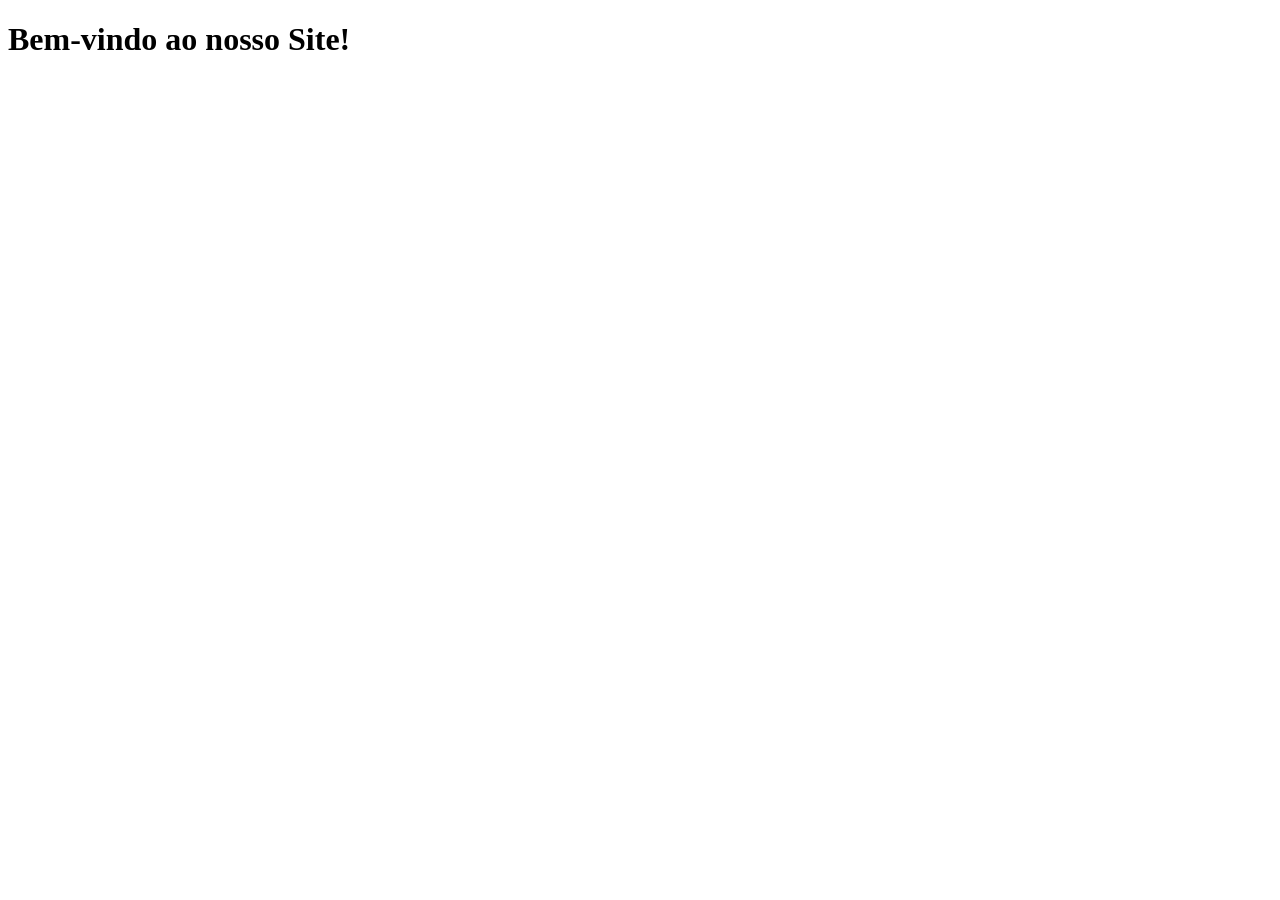
<file: aula01/index.html>
<!DOCTYPE html>
<html lang="pt-br">
<head>
    <meta charset="UTF-8">
    <meta name="viewport" content="width=device-width, initial-scale=1.0">
    <title>Document</title>
</head>
<body>
    <h1>Bem-vindo ao nosso Site!</h1>
    
</body>
</html>
</file>
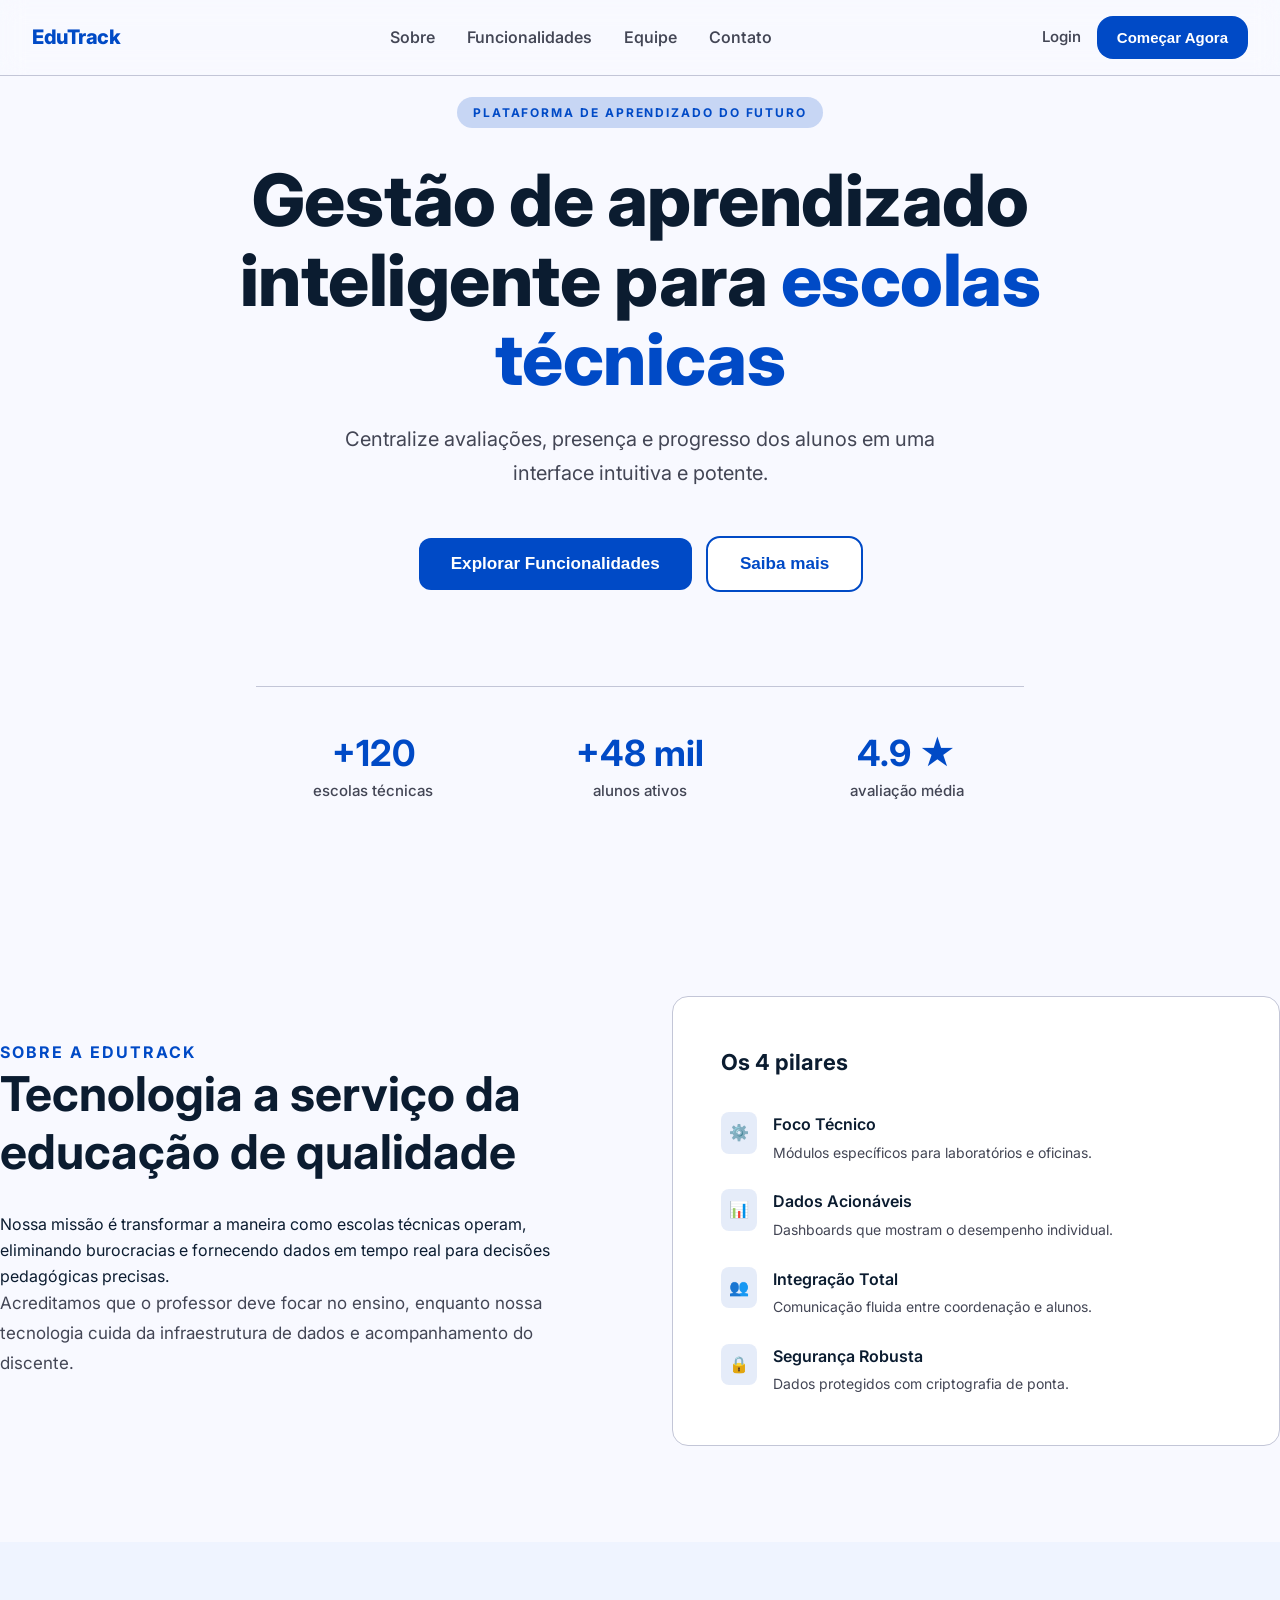
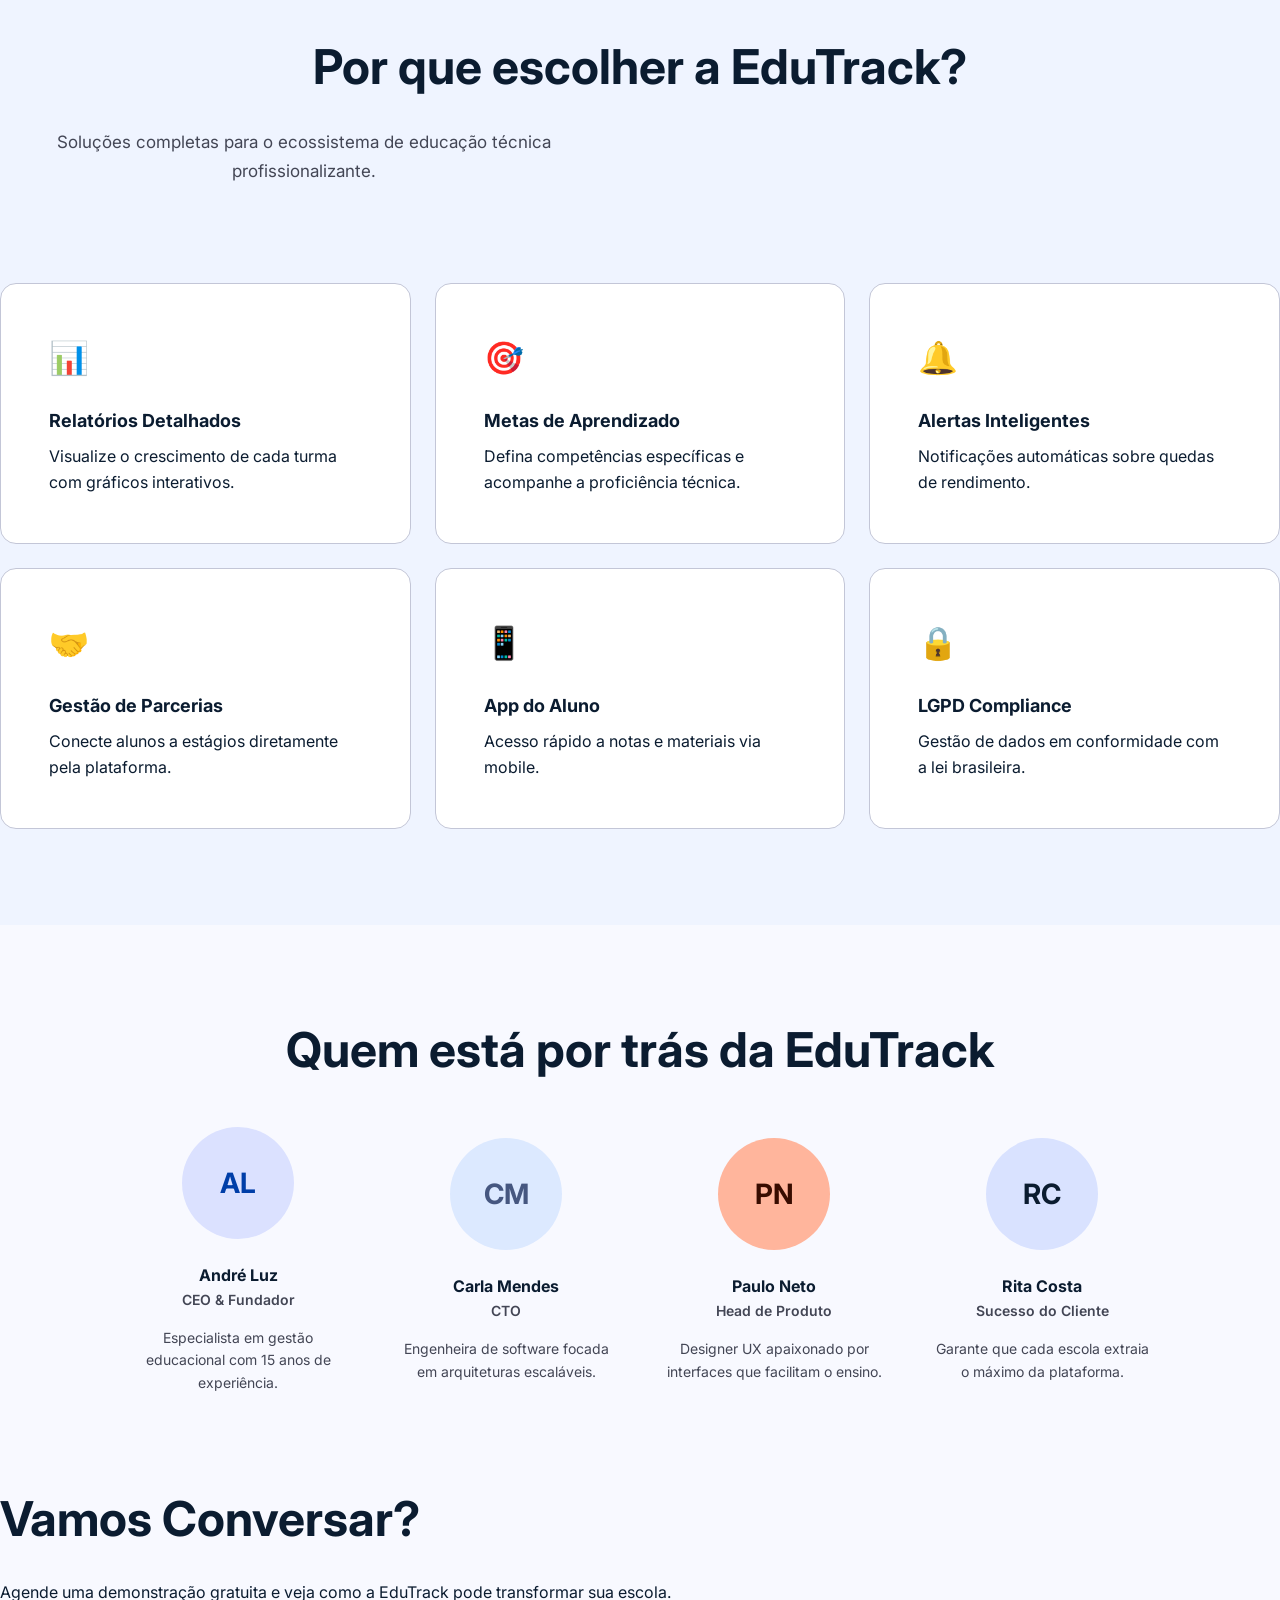
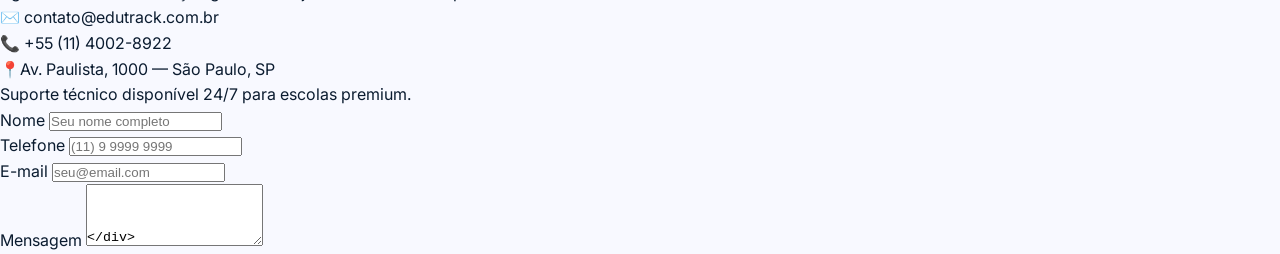
<file: aula04LandingPage/index.html>
<!DOCTYPE html>
<html lang="pt-br">

<head>
    <meta charset="UTF-8">
    <meta name="viewport" content="width=device-width, initial-scale=1.0">
    <link rel="preconnect" href="https://fonts.googleapis.com">
    <link rel="preconnect" href="https://fonts.gstatic.com" crossorigin>
    <link
        href="https://fonts.googleapis.com/css2?family=Inter:ital,opsz,wght@0,14..32,100..900;1,14..32,100..900&display=swap"
        rel="stylesheet">
    <title>Landing Page Edutrack</title>
    <link rel="stylesheet" href="style.css">

</head>

<body>

    <header class="navbar">
        <nav class="navbar-inner">
            <a href="#" class="navbar-logo">EduTrack</a>

            <ul class="navbar-links">
                <li><a href="#sobre">Sobre</a></li>
                <li><a href="#funcionalidades">Funcionalidades</a></li>
                <li><a href="#equipe">Equipe</a></li>
                <li><a href="#contato">Contato</a></li>

            </ul>

            <div class="navbar-botoes">
                <a href="#login" class="navbar-login-link">Login</a>
                <button class="navbar-button">Começar Agora</button>

            </div>


        </nav>

    </header>

    <main>
        <section class="hero">

            <span class="hero-label">Plataforma de aprendizado do futuro</span>

            <h1 class="hero-titulo">Gestão de aprendizado inteligente para <span>escolas técnicas</span> </h1>

            <p class="hero-subtitulo">Centralize avaliações, presença e progresso dos alunos em uma interface intuitiva
                e potente.</p>


            <div class="hero-botoes">
                <button class="btn-funcionalidades">Explorar Funcionalidades</button>

                <button class="btn-saiba-mais">Saiba mais</button>

            </div>

            <div class="hero-estatisticas">

                <div class="hero-estatisticas-item">
                    <span class="dados-numeros">+120</span>
                    <span class="dados-descricao">escolas técnicas</span>
                </div>

                <div class="hero-estatisticas-item">
                    <span class="dados-numeros">+48 mil</span>
                    <span class="dados-descricao">alunos ativos</span>
                </div>

                <div class="hero-estatisticas-item">
                    <span class="dados-numeros">4.9 ★</span>
                    <span class="dados-descricao">avaliação média</span>
                </div>




            </div>

        </section>

        <section class="sobre">

            <div class="container">

                <div class="sobre-texto">
                    <span>Sobre a Edutrack</span>
                    <h2>Tecnologia a serviço da educação de qualidade</h2>

                    <p class="class-sobre-paragrafo">Nossa missão é transformar a maneira como escolas técnicas operam,
                        eliminando burocracias e fornecendo dados em tempo real para decisões pedagógicas precisas.
                    </p>

                    <p class="sobre-paragrafo">Acreditamos que o professor deve focar no ensino, enquanto nossa
                        tecnologia cuida da infraestrutura de dados e acompanhamento do discente.</p>

                </div>

                <!-- Início da Segunda coluna ->coluna dos pilares -->
                <div class="sobre-pilares">

                    <h3 class="sobre-pilares-titulo">Os 4 pilares</h3>


                    <ul class="pilares-lista">
                        <li class="pilar">
                            <div class="pilar-icone">⚙️</div>
                            <div>
                                <strong class="pilar-titulo">Foco Técnico</strong>
                                <span class="pilar-descricao">Módulos específicos para laboratórios e oficinas.</span>
                            </div>
                        </li>

                        <li class="pilar">
                            <div class="pilar-icone">📊</div>
                            <div>
                                <strong class="pilar-titulo">Dados Acionáveis</strong>
                                <span class="pilar-descricao">Dashboards que mostram o desempenho individual.</span>
                            </div>
                        </li>

                        <li class="pilar">
                            <div class="pilar-icone">👥</div>
                            <div>
                                <strong class="pilar-titulo">Integração Total</strong>
                                <span class="pilar-descricao">Comunicação fluida entre coordenação e alunos.</span>
                            </div>
                        </li>

                        <li class="pilar">
                            <div class="pilar-icone">🔒</div>
                            <div>
                                <strong class="pilar-titulo">Segurança Robusta</strong>
                                <span class="pilar-descricao">Dados protegidos com criptografia de ponta.</span>
                            </div>
                        </li>
                    </ul>

        </section>

        <section class="solucoes">
            <div class="container">
                <header class="solucoes-header">
                    <h2>Por que escolher a EduTrack?</h2>
                    <p class="solucoes-descricao">Soluções completas para o ecossistema de educação técnica
                        profissionalizante.</p>
                </header>

                <div class="cards-grid">

                    <div class="card">

                        <div class="card-icone">📊</div>
                        <div class="card-titulo">Relatórios Detalhados</div>
                        <p>Visualize o crescimento de cada turma com gráficos interativos.</p>
                    </div>

                    <div class="card">

                        <div class="card-icone">🎯</div>
                        <div class="card-titulo">Metas de Aprendizado</div>
                        <p>Defina competências específicas e acompanhe a proficiência técnica.</p>
                    </div>

                    <div class="card">

                        <div class="card-icone">🔔</div>
                        <div class="card-titulo">Alertas Inteligentes</div>
                        <p>Notificações automáticas sobre quedas de rendimento.</p>
                    </div>

                    <div class="card">

                        <div class="card-icone">🤝</div>
                        <div class="card-titulo">Gestão de Parcerias</div>
                        <p>Conecte alunos a estágios diretamente pela plataforma.</p>
                    </div>




                    <div class="card">

                        <div class="card-icone">📱</div>
                        <div class="card-titulo">App do Aluno</div>
                        <p>Acesso rápido a notas e materiais via mobile.</p>
                    </div>

                    <div class="card">

                        <div class="card-icone">🔒</div>
                        <div class="card-titulo">LGPD Compliance</div>
                        <p>Gestão de dados em conformidade com a lei brasileira.</p>
                    </div>


                </div>

            </div>




            </div>
            </div>

            </div>
        </section>

        <section class="equipe">

            <div class="container-equipe">
                <h2>Quem está por trás da EduTrack</h2>

                <div class="dados-equipe">

                    <div class="membro-equipe">

                        <div class="avatar" style="background-color: #dbe1ff; color: #003ea8;">AL</div>
                        <h4>André Luz</h4>
                        <span class="membro-cargo">CEO & Fundador</span>
                        <p class="membro-descricao">Especialista em gestão educacional com 15 anos de experiência.</p>
            
                    </div>
                

                 

                    <div class="membro-equipe">

                        <div class="avatar" style="background-color: #dce9ff; color: #465780;">CM</div>
                        <h4>Carla Mendes</h4>
                        <span class="membro-cargo">CTO</span>
                        <p class="membro-descricao">Engenheira de software focada em arquiteturas escaláveis.</p>
            
                    </div>
                

                    <div class="membro-equipe">

                        <div class="avatar" style="background-color: #ffb59c; color: #380c00;">PN</div>
                        <h4>Paulo Neto</h4>
                        <span class="membro-cargo">Head de Produto</span>
                        <p class="membro-descricao">Designer UX apaixonado por interfaces que facilitam o ensino.</p>
            
                    </div>
                

                 

                    <div class="membro-equipe">

                        <div class="avatar" style="background-color: #d9e2ff; color: 051a40;">RC</div>
                        <h4>Rita Costa</h4>
                        <span class="membro-cargo">Sucesso do Cliente</span>
                        <p class="membro-descricao">Garante que cada escola extraia o máximo da plataforma.</p>
            
                    </div>

                </div>
                


            </div>

            

        


        </section>

        <section class="vamos-conversar">
            <div class="container-conversar">
                <header class="Conversar">
                    <h2>Vamos Conversar?</h2>
                    <p class="Conversar">Agende uma demonstração gratuita e veja como a EduTrack pode transformar sua escola.</p>
                </header>

                <ul class="contato_lista">
                    <li>✉️ contato@edutrack.com.br</li>
                    <li>📞 +55 (11) 4002-8922</li>
                    <li> 📍Av. Paulista, 1000 — São Paulo, SP</li>

                </ul>

                <p class="suporte">Suporte técnico disponível 24/7 para escolas premium.</p>

                <div class="contato-form"></div>
                <form>
                    <div class="linha-dupla">

                        <div class="form-campo">
                            <label for="nome">Nome</label>

                            <input type="text" id="nome" placeholder="Seu nome completo"> 

                        </div>

                         <div class="form-campo">
                            <label for="telefone">Telefone</label>

                            <input type="text" id="telefone" placeholder="(11) 9 9999 9999"> 

                        </div>
                    </div>

                    <div class="form-campo">
                            <label for="email">E-mail</label>

                            <input type="text" id="email" placeholder="seu@email.com"> 

                        </div>

                        <div class="form-campo">
                            <label for="msg">Mensagem</label>

                            <textarea type="text" id="msg" rows="4" placeholder="Como podemos ajudar?"> 

                        </div>

                        <button type="submit" class="btn-final"></button>
                </form>

            </div>
        </section>

    






    </main>


</body>

</html>
</file>
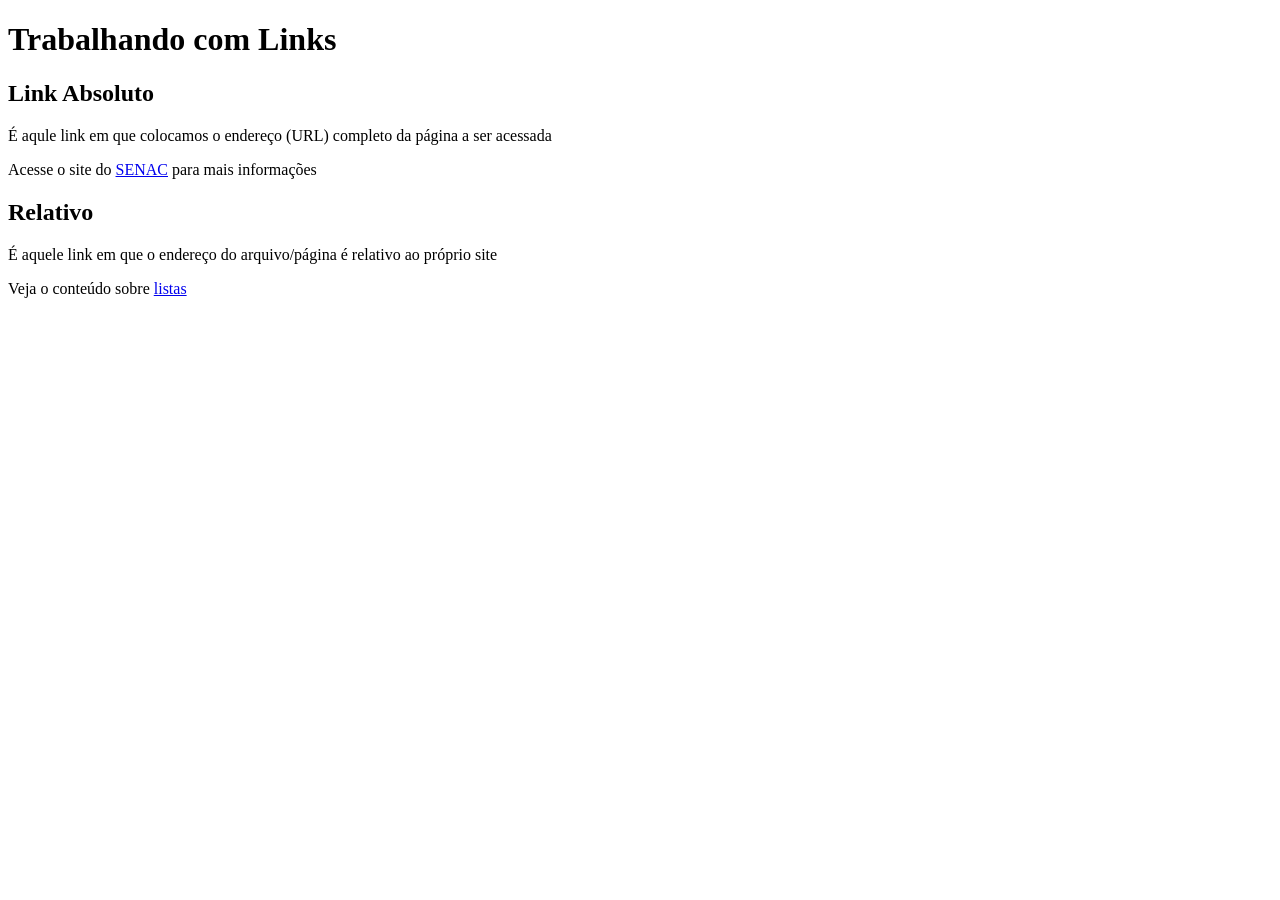
<file: links.html>
<!DOCTYPE html>
<html lang="pt-br">
<head>
    <meta charset="UTF-8">
    
    <title>Links</title>
</head>
<body>
    <h1>Trabalhando com Links</h1>
    <h2>Link Absoluto</h2>
    <p>É aqule link em que colocamos o endereço (URL) completo da página a ser acessada</p>
    <p>Acesse o site do <a href="https://www.sp.senac.br/" target="_blank"> SENAC</a> para mais informações</p>
    <h2>Relativo</h2>
    <p>É aquele link em que o endereço do arquivo/página é relativo ao próprio site</p>
    <p>Veja o conteúdo sobre <a href="lista.html" target="_blank">listas</a></p>
    
</body>
</html>
</file>
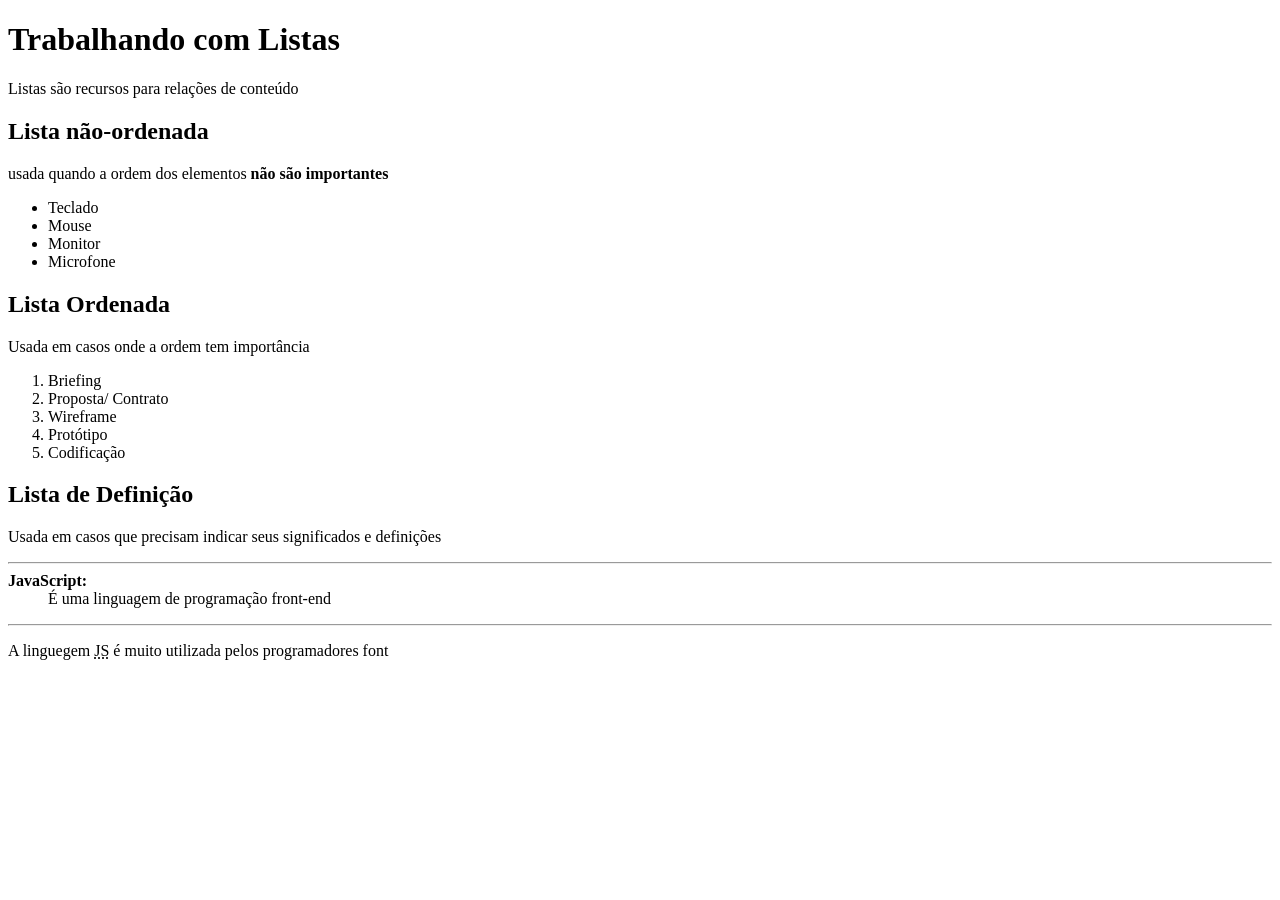
<file: lista.html>
<!DOCTYPE html>
<html lang="pt-br">
<head>
    <meta charset="UTF-8">
    <title>Listas</title>
    <link rel="icon" href="img/imgIcon.png">
</head>
<body>
    <h1>Trabalhando com Listas</h1>
    <p>Listas são recursos para relações de conteúdo</p>
    <h2>Lista não-ordenada</h2>
    <p>usada quando a ordem dos elementos <strong>não são importantes</strong> </p>
    <ul>
        <li>Teclado</li>
        <li>Mouse</li>
        <li>Monitor</li>
        <li>Microfone</li>
    </ul>
    <h2>Lista Ordenada</h2>
    <p>Usada em casos onde a ordem tem importância</p>
    <ol>
        <li>Briefing</li>
        <li>Proposta/ Contrato</li>
        <li>Wireframe</li>
        <li>Protótipo</li>
        <li>Codificação</li>
    </ol>
    <h2>Lista de Definição</h2>
    <p>Usada em casos que precisam indicar seus significados e definições</p>
    <dl>
        <hr>
        <dt><b>JavaScript:</b></dt>
        <dd>É uma linguagem de programação front-end</dd>
    </dl>
    <hr>
    <p>A linguegem <abbr title="JavaScript">JS</abbr> é muito utilizada pelos programadores font</p>
    
</body>
</html>
</file>
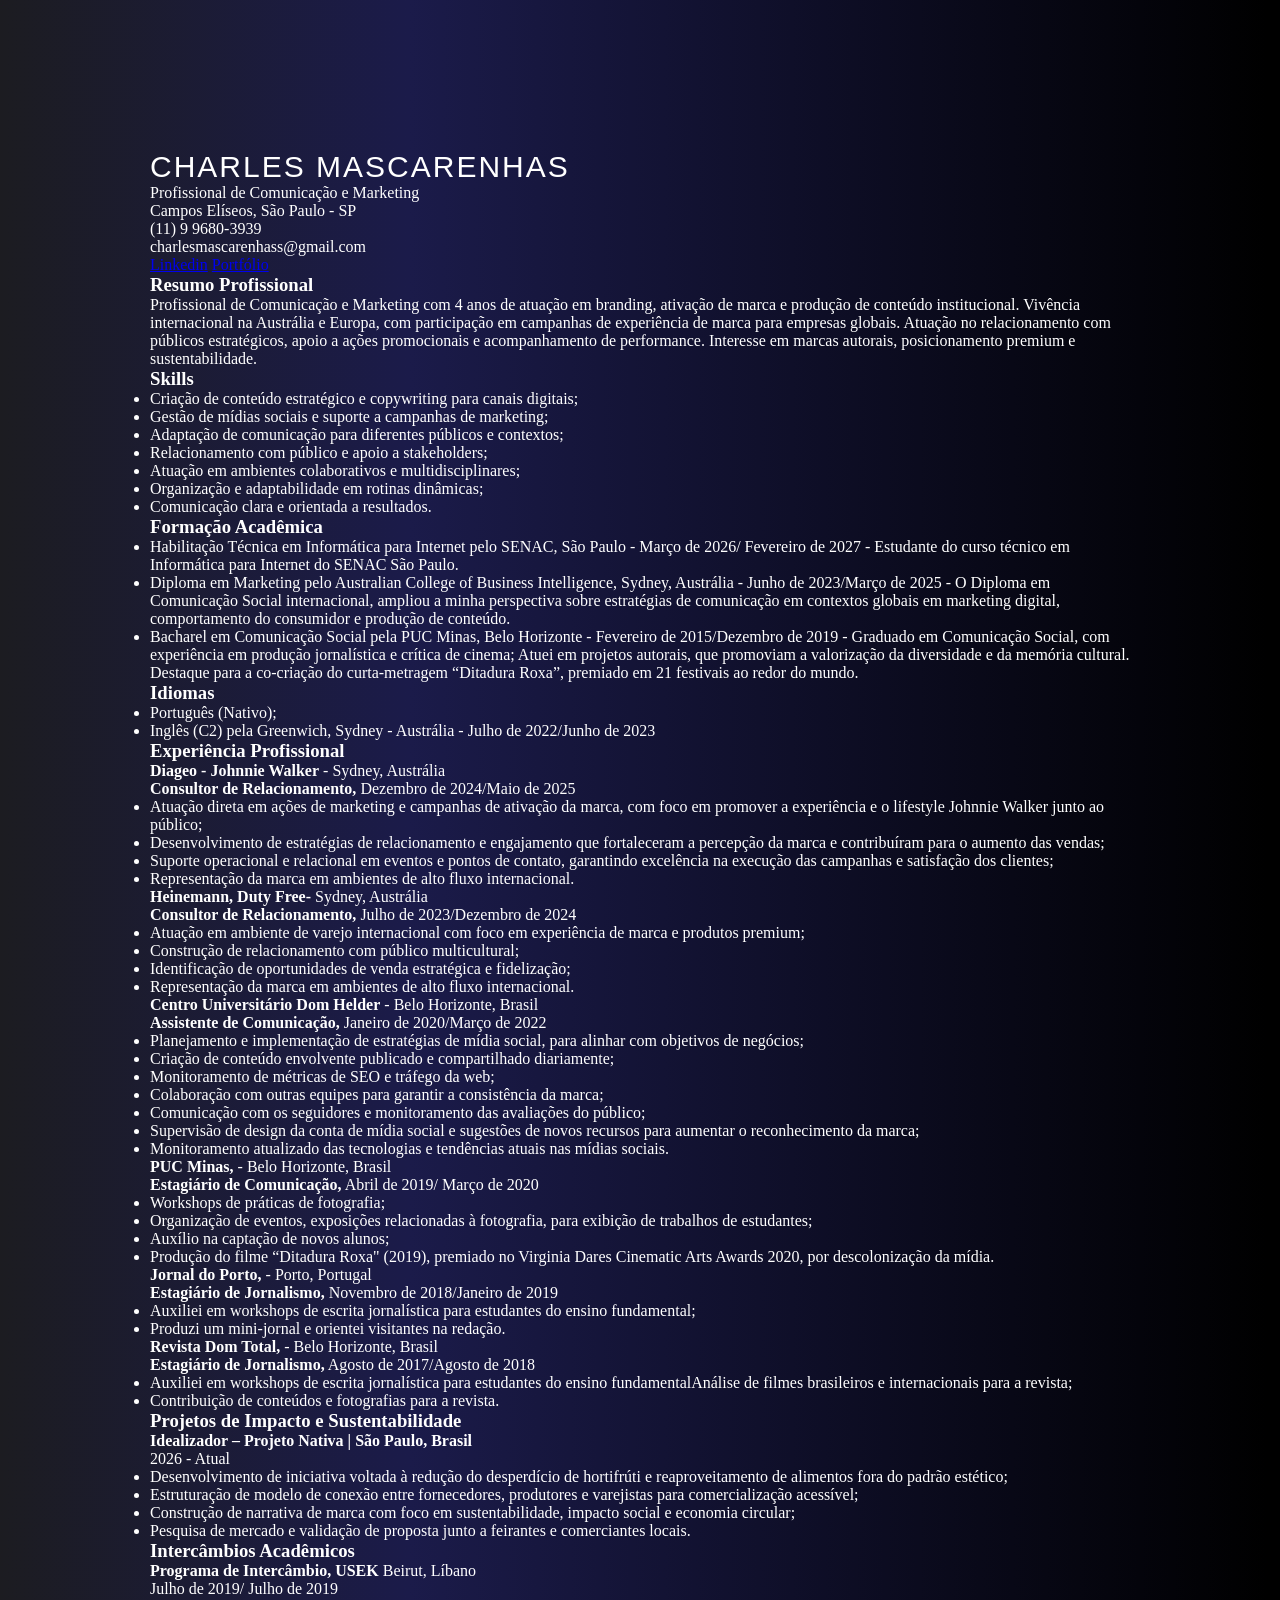
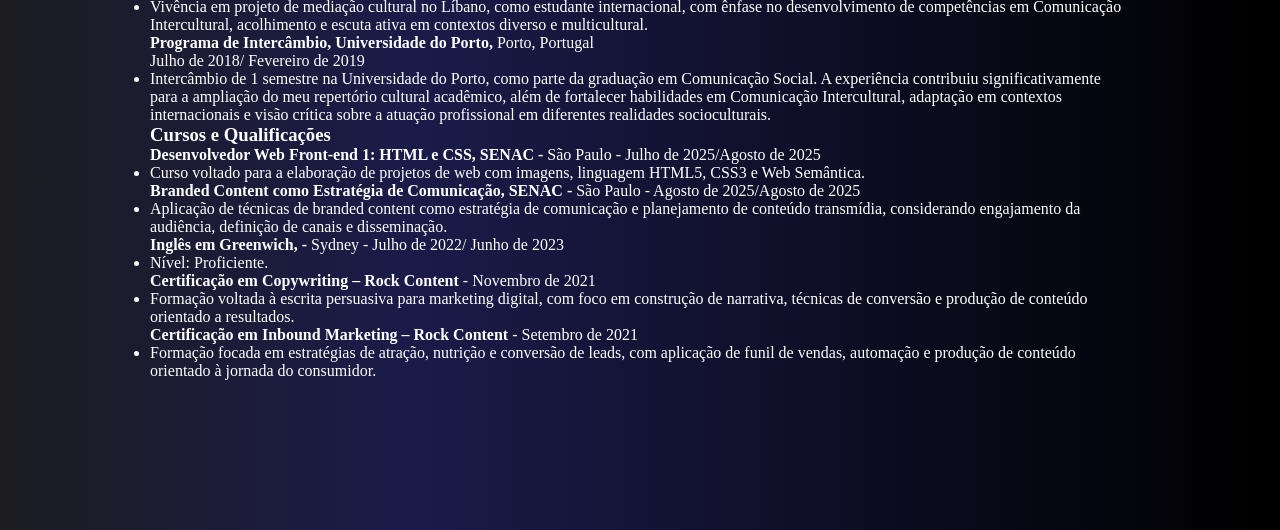
<file: aula01/curriculo.html>
<!DOCTYPE html>
<html lang="pt-br">

<head>
    <meta charset="UTF-8">
    <meta name="viewport" content="width=device-width, initial-scale=1.0">
    <title>Currículo</title>

    <!-- estilizar em tag style abiaxo -->

    <!-- <style>
        h3 {
            color: rgb(61, 196, 8);
            display: inline-block;
        }

        .strong {
            color: yellow;
        }
    </style> -->

    <style>
        *{
            /*reset universl: recomendado para todos os projetos */
            margin: 0;
            padding: 0;
            box-sizing: border-box;
        }
    </style>
</head>

<!-- uma das formas de estilizar inline abaixo -->

<body
    style="background: #1c1c21;
background: linear-gradient(90deg, rgba(28, 28, 33, 1) 0%, rgba(27, 27, 74, 1) 32%, rgba(0, 0, 0, 1) 99%); color: #ffffff; padding-left: 150px; padding-right: 150px; padding-bottom: 150px; padding-top: 150px;">
    <header>
        <h1
            style="color:#ffffff; font-size: 30px; font-family: Arial, Helvetica, sans-serif;letter-spacing: 2px; font-weight: 500; text-transform: uppercase;">
            Charles Mascarenhas</h1>
        <p>Profissional de Comunicação e Marketing</p>

        Campos Elíseos, São Paulo - SP</p>
        <p>(11) 9 9680-3939</p>
        <p>charlesmascarenhass@gmail.com</p>
        <a href="https://www.linkedin.com/in/charles-mascarenhas-1583b8173/" target="_blank">Linkedin</a>
        <a href="https://charlesmascarenhas0.wixsite.com/my-site" target="_blank">Portfólio</a>

    </header>


    <main>

        <section>
            <h3>Resumo Profissional</h3>
            <p>Profissional de Comunicação e Marketing com 4 anos de atuação em branding, ativação de marca e produção
                de
                conteúdo institucional. Vivência internacional na Austrália e Europa, com participação em campanhas de
                experiência de marca para empresas globais. Atuação no relacionamento com públicos estratégicos, apoio a
                ações
                promocionais e acompanhamento de performance. Interesse em marcas autorais, posicionamento premium e
                sustentabilidade.</p>
        </section>

        <section>
            <h3>Skills</h3>
            <ul>
                <li>Criação de conteúdo estratégico e copywriting para canais digitais;</li>
                <li>Gestão de mídias sociais e suporte a campanhas de marketing;</li>
                <li>Adaptação de comunicação para diferentes públicos e contextos;</li>
                <li>Relacionamento com público e apoio a stakeholders;</li>
                <li>Atuação em ambientes colaborativos e multidisciplinares;</li>
                <li>Organização e adaptabilidade em rotinas dinâmicas;</li>
                <li>Comunicação clara e orientada a resultados.</li>
            </ul>

        </section>
        <h3>Formação Acadêmica</h3>

        <ul>
            <li>Habilitação Técnica em Informática para Internet pelo SENAC, São Paulo - Março de 2026/ Fevereiro de
                2027 -
                Estudante do curso técnico em Informática para Internet do SENAC São Paulo.</li>
            <li>Diploma em Marketing pelo Australian College of Business Intelligence, Sydney, Austrália - Junho de
                2023/Março de 2025 - O Diploma em Comunicação Social internacional, ampliou a minha perspectiva sobre
                estratégias de comunicação em contextos globais em marketing digital, comportamento do consumidor e
                produção
                de conteúdo.</li>
            <li>Bacharel em Comunicação Social pela PUC Minas, Belo Horizonte - Fevereiro de 2015/Dezembro de 2019 -
                Graduado em Comunicação Social, com experiência em produção jornalística e crítica de cinema;
                Atuei em projetos autorais, que promoviam a valorização da diversidade e da memória cultural. Destaque
                para
                a co-criação do curta-metragem “Ditadura Roxa”, premiado em 21 festivais ao redor do mundo.</li>
        </ul>
        </section>

        <section>
            <h3>Idiomas</h3>
            <ul>
                <li>Português (Nativo);</li>
                <li>Inglês (C2) pela Greenwich, Sydney - Austrália - Julho de 2022/Junho de 2023</li>
            </ul>
        </section>

        <section>
            <h3>Experiência Profissional</h3>

            <p class="strong"><strong>Diageo - Johnnie Walker</strong> - Sydney, Austrália <strong></strong></p>
            <p><strong>Consultor de Relacionamento,</strong> Dezembro de 2024/Maio de 2025</p>
            <ul>
                <li>Atuação direta em ações de marketing e campanhas de ativação da marca, com foco em promover a
                    experiência e
                    o lifestyle Johnnie Walker junto ao público;</li>
                <li>Desenvolvimento de estratégias de relacionamento e engajamento que fortaleceram a percepção da marca
                    e
                    contribuíram para o aumento das vendas;</li>
                <li>Suporte operacional e relacional em eventos e pontos de contato, garantindo excelência na execução
                    das
                    campanhas e satisfação dos clientes;</li>
                <li>Representação da marca em ambientes de alto fluxo internacional.</li>

            </ul>

            <p><strong>Heinemann, Duty Free-</strong> Sydney, Austrália</p>
            <p><strong>Consultor de Relacionamento,</strong> Julho de 2023/Dezembro de 2024</p>

            <ul>
                <li>Atuação em ambiente de varejo internacional com foco em experiência de marca e produtos premium;
                </li>
                <li>Construção de relacionamento com público multicultural;</li>
                <li>Identificação de oportunidades de venda estratégica e fidelização;</li>
                <li>Representação da marca em ambientes de alto fluxo internacional.</li>

            </ul>

            <p><strong>Centro Universitário Dom Helder</strong> - Belo Horizonte, Brasil
                <strong></strong></p>
            <p><strong>Assistente de Comunicação,</strong> Janeiro de 2020/Março de 2022</p>
            <ul>
                <li>Planejamento e implementação de estratégias de mídia social, para alinhar com objetivos de negócios;
                </li>
                <li>Criação de conteúdo envolvente publicado e compartilhado diariamente;</li>
                <li>Monitoramento de métricas de SEO e tráfego da web;</li>
                <li>Colaboração com outras equipes para garantir a consistência da marca;</li>
                <li>Comunicação com os seguidores e monitoramento das avaliações do público;</li>
                <li>Supervisão de design da conta de mídia social e sugestões de novos recursos para aumentar o
                    reconhecimento
                    da marca;</li>
                <li>Monitoramento atualizado das tecnologias e tendências atuais nas mídias sociais.</li>

            </ul>

            <p><strong>PUC Minas,</strong> - Belo Horizonte, Brasil
                <strong></strong></p>
            <p><strong>Estagiário de Comunicação,</strong> Abril de 2019/ Março de 2020</p>
            <ul>
                <li>Workshops de práticas de fotografia;</li>
                <li>Organização de eventos, exposições relacionadas à fotografia, para exibição de trabalhos de
                    estudantes;
                </li>
                <li>Auxílio na captação de novos alunos;</li>
                <li>Produção do filme “Ditadura Roxa" (2019), premiado no Virginia Dares Cinematic Arts Awards 2020, por
                    descolonização da mídia.</li>
            </ul>

            <p><strong>Jornal do Porto,</strong> - Porto, Portugal
                <strong></strong></p>
            <p><strong>Estagiário de Jornalismo,</strong> Novembro de 2018/Janeiro de 2019</p>
            <ul>
                <li>Auxiliei em workshops de escrita jornalística para estudantes do ensino fundamental;</li>
                <li>Produzi um mini-jornal e orientei visitantes na redação.</li>
            </ul>

            <p><strong>Revista Dom Total,</strong> - Belo Horizonte, Brasil<strong></strong></p>
            <p><strong>Estagiário de Jornalismo,</strong> Agosto de 2017/Agosto de 2018</p>
            <ul>
                <li>Auxiliei em workshops de escrita jornalística para estudantes do ensino fundamentalAnálise de filmes
                    brasileiros e internacionais para a revista;</li>
                <li>Contribuição de conteúdos e fotografias para a revista.</li>
            </ul>
        </section>

        <section>
            <h3>Projetos de Impacto e Sustentabilidade</h3>

            <p><strong>Idealizador – Projeto Nativa | São Paulo, Brasil</strong></p>
            <p>2026 - Atual</p>

            <ul>
                <li>Desenvolvimento de iniciativa voltada à redução do desperdício de hortifrúti e reaproveitamento de
                    alimentos
                    fora do padrão estético;</li>
                <li>Estruturação de modelo de conexão entre fornecedores, produtores e varejistas para comercialização
                    acessível;</li>
                <li>Construção de narrativa de marca com foco em sustentabilidade, impacto social e economia circular;
                </li>
                <li>Pesquisa de mercado e validação de proposta junto a feirantes e comerciantes locais.</li>
            </ul>
        </section>

        <section>
            <h3>Intercâmbios Acadêmicos</h3>
            <p><strong>Programa de Intercâmbio, USEK</strong> Beirut, Líbano</p>
            <p>Julho de 2019/ Julho de 2019</p>
            <ul>
                <li>Vivência em projeto de mediação cultural no Líbano, como estudante internacional, com ênfase no
                    desenvolvimento de competências em Comunicação Intercultural, acolhimento e escuta ativa em
                    contextos
                    diverso e multicultural.</li>
            </ul>

            <p><strong>Programa de Intercâmbio, Universidade do Porto,</strong> Porto, Portugal</p>
            <p>Julho de 2018/ Fevereiro de 2019</p>
            <ul>
                <li>Intercâmbio de 1 semestre na Universidade do Porto, como parte da graduação em Comunicação Social. A
                    experiência contribuiu significativamente para a ampliação do meu repertório cultural acadêmico,
                    além de
                    fortalecer habilidades em Comunicação Intercultural, adaptação em contextos internacionais e visão
                    crítica
                    sobre a atuação profissional em diferentes realidades socioculturais.</li>
            </ul>
        </section>

        <section>
            <h3>Cursos e Qualificações</h3>
            <p><strong>Desenvolvedor Web Front-end 1: HTML e CSS, SENAC - </strong> São Paulo - Julho de 2025/Agosto de
                2025
                <p>
                    <ul>
                        <li>Curso voltado para a elaboração de projetos de web com imagens, linguagem HTML5, CSS3 e Web
                            Semântica.</li>
                    </ul>

                    <p><strong>Branded Content como Estratégia de Comunicação, SENAC - </strong> São Paulo - Agosto de
                        2025/Agosto de 2025<p>
                            <ul>
                                <li>Aplicação de técnicas de branded content como estratégia de comunicação e
                                    planejamento
                                    de
                                    conteúdo transmídia, considerando engajamento da audiência, definição de canais e
                                    disseminação.</li>
                            </ul>

                            <p><strong>Inglês em Greenwich, - </strong> Sydney - Julho de 2022/ Junho de 2023<p>
                                    <ul>
                                        <li>Nível: Proficiente.</li>
                                    </ul>

                                    <p><strong>Certificação em Copywriting – Rock Content</strong> - Novembro de 2021<p>
                                            <ul>
                                                <li>Formação voltada à escrita persuasiva para marketing digital, com
                                                    foco
                                                    em
                                                    construção de narrativa, técnicas de conversão e produção de
                                                    conteúdo
                                                    orientado a resultados.</li>
                                            </ul>

                                            <p><strong>Certificação em Inbound Marketing – Rock Content</strong> -
                                                Setembro
                                                de
                                                2021<p>
                                                    <ul>
                                                        <li>Formação focada em estratégias de atração, nutrição e
                                                            conversão
                                                            de
                                                            leads, com aplicação de funil de vendas, automação e
                                                            produção de
                                                            conteúdo orientado à jornada do consumidor.</li>
                                                    </ul>
        </section>













    </main>





</body>

</html>
</file>
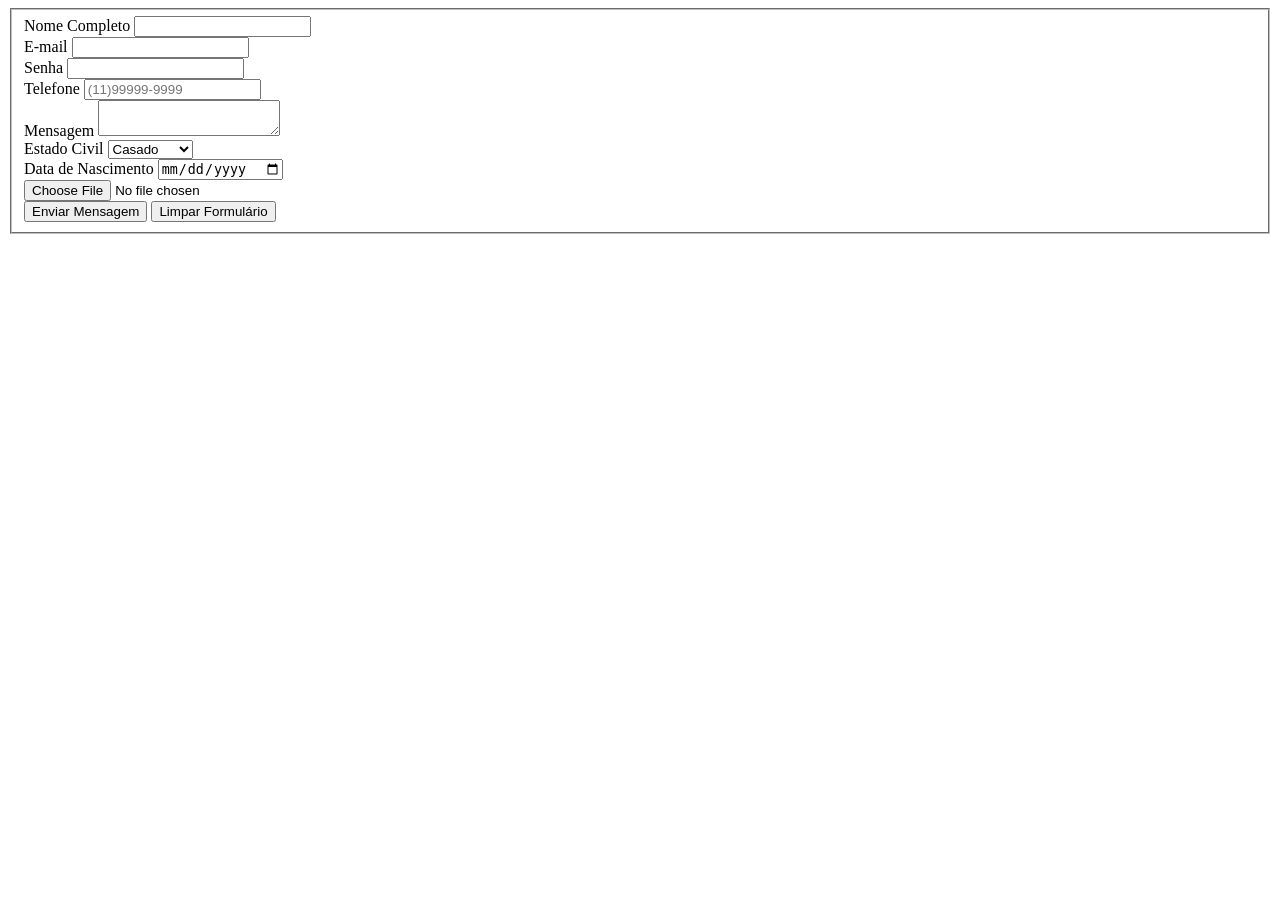
<file: aula01/form.html>
<!DOCTYPE html>
<html lang="pt-br">

<head>
    <meta charset="UTF-8">
    <meta name="viewport" content="width=device-width, initial-scale=1.0">
    <title>Formulário</title>
</head>

<body>
    <form>
        <fieldset>

            <div>

            <label for="">Nome Completo</label>
            <input required type="text" name="nomeCompleto" id="nomeCompleto">
            <!-- Padrão de nomeclatura: nomeCompleto - camelcase -->
             </div>

             <div>

            <label for="email">E-mail</label>
           <input required type="email" name="email" id="email">
           
        </div>

         <div>

            <label for="senha">Senha</label>
           <input required type="password" name="senha" id="email">
           
        </div>

        <div>
            <label for="telefone">Telefone</label>
            <input required type="telefone" name="telefone" placeholder="(11)99999-9999">
        </div>

        <div>
            <label for="Mensagem">Mensagem</label>
            <textarea name="mensagem" rows="s" id="mensagem"></textarea>
        </div>

        <div>
            <label for="estadoCivil">Estado Civil</label>
            <select name="estadoCivil" id="estadoCivil">
            <option value="casado">Casado</option>
            <option value="solteiro">Solteiro</option>
            <option value="viuvo">Viúvo</option>
            <option value="divorciado">Divorciado</option>
            </select>
        </div>

        <div>
            <label for="dataNascimento">Data de Nascimento</label>
            <input type="date" name="dataNascimento" id="dataNascimento">
        </div>

        <div>
            <input type="file" name="arquivo" id="dataNascimento">
        </div>

        <button type="submit">Enviar Mensagem</button>
        <button type="reset">Limpar Formulário</button>



        </fieldset>

    </form>

</body>

</html>
</file>
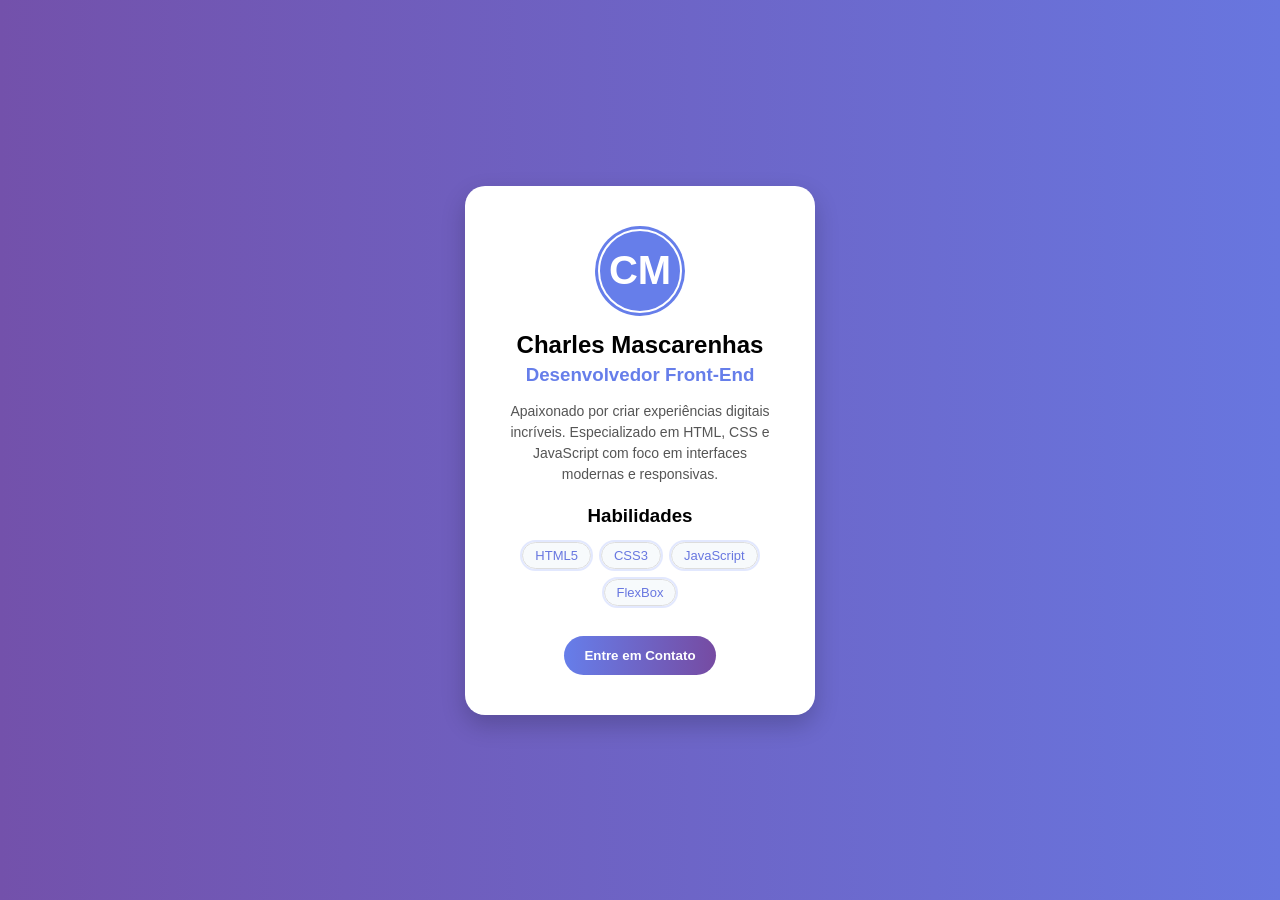
<file: aula03/exercicio.html>
<!DOCTYPE html>
<html lang="pt-br">

<head>
    <meta charset="UTF-8">
    <meta name="viewport" content="width=device-width, initial-scale=1.0">

    <title>Exercício Card</title>

<style>
* {
    margin: 0;
    padding: 0;
    box-sizing: border-box;
}

body {
    height: 100vh;
    display: flex;
    justify-content: center;
    align-items: center;

    background: linear-gradient(90deg, rgba(115,81,171,1) 0%, rgba(104,118,223,1) 100%);
    font-family: 'Segoe UI', Tahoma, Geneva, Verdana, sans-serif;
}

.card {
    background-color: white;
    width: 350px;
    padding: 40px;
    border-radius: 20px;
    text-align: center;
    box-shadow: 0 10px 25px rgba(0, 0, 0, 0.2);
}

.subt{
    color: #667eea;
}

.avatar {
    background: #667eea;
    width: 90px;
    height: 90px;
    margin: 0 auto 15px;

    display: flex;
    justify-content: center;
    align-items: center;
    border-radius: 50%;
    color: white;
    font-weight: bold;
    outline-offset: -5px;
    outline: 2px solid #fff;
    font-size: 40px;
}

.card h2 {
    margin-bottom: 5px;
}

.card h3 {
    margin-bottom: 15px;
}

.card p {
    font-size: 14px;
    color: #555;
    margin-bottom: 20px;
    line-height: 1.5;
    text-align: center;
}

ul {
    list-style: none;
    display: flex;
    flex-wrap: wrap;
    justify-content: center;
    gap: 10px;
    margin: 15px 0;
}

ul li {
    border: 1px solid #ddd;
    padding: 5px 12px;
    border-radius: 20px;
    font-size: 13px;
    background-color: #f7fafc;
    color: #6877e0;
    outline: 2px solid #e2e8fe;
}

button {
    margin-top: 15px;
    border: none;
    padding: 12px 20px;
    border-radius: 25px;
    color: white;
    cursor: pointer;
    font-weight: bold;

    background: linear-gradient(90deg, #667eea, #764ba2);
}

button:hover{
    background: black;
    transition: background 3s ease;
}
</style>

</head>

<body>

<div class="card">

    <div class="avatar">
        CM
    </div>

    <h2>Charles Mascarenhas</h2>
    <h3 class="subt">Desenvolvedor Front-End</h3>

    <p>
        Apaixonado por criar experiências digitais incríveis.
        Especializado em HTML, CSS e JavaScript com foco em
        interfaces modernas e responsivas.
    </p>

    <h3>Habilidades</h3>

    <ul>
        <li>HTML5</li>
        <li>CSS3</li>
        <li>JavaScript</li>
        <li>FlexBox</li>
    </ul>

    <button>Entre em Contato</button>

</div>

</body>
</html>
</file>
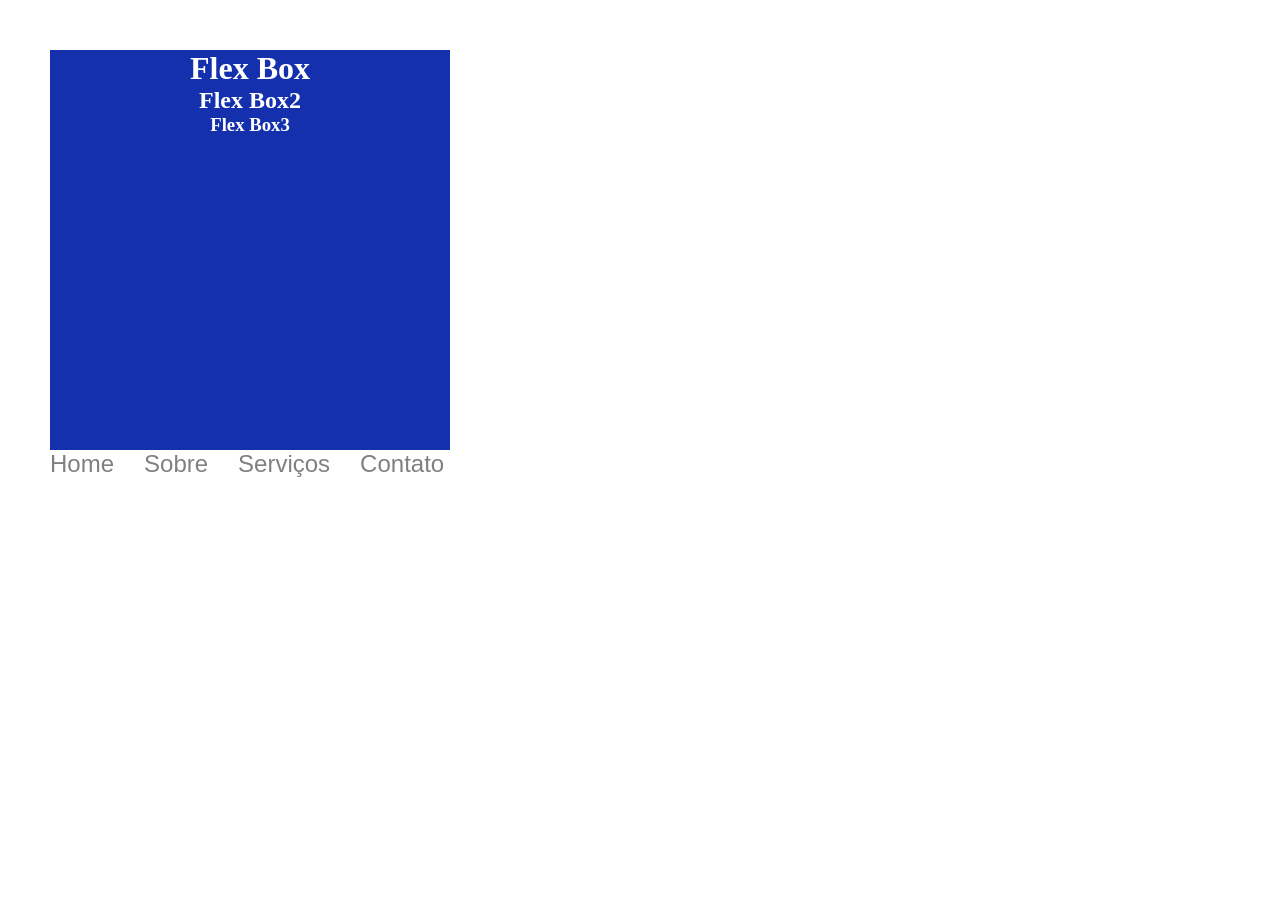
<file: aula03/flexbox.html>
<!DOCTYPE html>
<html lang="pt-br">
<head>
    <meta charset="UTF-8">
    <meta name="viewport" content="width=device-width, initial-scale=1.0">
    <title>Flex Box</title>

    <style>
        *{
            margin: 0;
            padding: 0;
            box-sizing: border-box;
        }

        body{
            padding: 50px 50px;
        }
        /* class: .+ nome da classe*/

        .box1{
            background-color: rgb(20, 48, 173);
            width: 400px;
            height: 400px;
            display: flex;
            justify-content: start;
            display: flex;
            align-items: center;
            flex-direction: column;
        }

        #titulo-principal {
            color: white;
        }

        ul{
            display: flex;
            gap: 30px;

        }

        ul li{
            list-style: none;
            font-size: 1.5rem;
        }

        a{
            color: grey;
            font-family: Verdana, Geneva, Tahoma, sans-serif;
            text-decoration: none;
        }

    </style>
</head>

<body>
    <div class="box1">

        <h1 id="titulo-principal">Flex Box</h1>
        <h2 id="titulo-principal">Flex Box2</h2>
        <h3 id="titulo-principal">Flex Box3</h3>


    </div>

    <div>
        <ul>
            <li><a href="#"> Home</a></li>
            <li><a href="#>">Sobre</a></li>
            <li><a href="#">Serviços</a></li>
            <li><a href="">Contato</a></li>
        </ul>
    </div>









</body>
</html>
</file>
<file: aula04LandingPage/style.css>
/* CSS Reset abaixo: USADO PARA TODAS AS PÁGINAS */

*{
    margin: 0;
    padding: 0;
    box-sizing: border-box;
}

/* Declaração das variáveis CSS (Custom Properties) e cores da Landing Page*/
:root{
    --cor-primaria:#004AC6;
    --cor-primaria-hover:#003ea8;
    --cor-fundo:#F8F9FF;
    --cor-branca:white;
    --cor-fundo-secundario:#EFF4FF;
    --cor-texto:#0B1C30;
    --cor-texto-suave:#434655;
    --cor-borda:#c3c6d7;


/* Tipografia */

--fonte-principal:'inter';


/* Espaçamento - Medida:rem -> Melhor acessibilidade:Respeita configuração do usuário*/

--espaco-xs: 0.5rem; /* 8px */
--espaco-sm: 1rem;  /* 16px */
--espaco-md: 1.5rem; /* 24px */
--espaco-lg:2rem; /* 32px */
--espaco-xl:3rem;/* 48px */
--espaco-xxl:6rem;/* 96px */

/* Bordas arrendondadas */
--raio-sm:0.5rem;
--raio-md:0.75rem;
--raio-lg:1rem;

}

body{
    font-family: var(--fonte-principal);
    background-color: var(--cor-fundo);
    color: var(--cor-texto);
    line-height: 1.6;
}

h2{
        font-size: clamp(1.75rem, 3rem, 3rem);
        font-weight: 700;
        line-height: 1.2;
        color: var(--cor-texto);
        margin-bottom: var(--espaco-lg);
    }

.navbar{
    /* fixa o elemento na tela */
    position: fixed;
    top: 0;
    left: 0;
    width: 100%;
    z-index:999999 ;/* z-index:Posicionammeto dos itens em camada FRENTE-SOBREPOSTO  */
    backdrop-filter: blur(12px); /* efeito de vidro opaco */
    border-bottom: 1px solid var(--cor-borda);
    
}

    .navbar-inner{
        display: flex;
        justify-content:space-between;
        align-items: center;
        max-width: 1280px;
        margin: 0 auto; /* centraliza o elemento horizontalmente */
        padding: var(--espaco-sm) var(--espaco-lg);
    }

    .navbar-logo{
        font-size: 1.25rem;
        font-weight: 800;
        color: var(--cor-primaria);
        text-decoration: none;
        letter-spacing: -0.03rem;
    }

    .navbar-links{
        display: flex;
        list-style: none;
        gap: var(--espaco-lg);
    }

    .navbar-links a{
        text-decoration: none;
        color: var(--cor-texto-suave);
        font-size: 0,9375rem;
        font-weight: 550;
    }

    /* hover. muda o comportamento, quando o mause passa por cima */
     .navbar-links a:hover{
        color: var(--cor-primaria);
    }

    .navbar-botoes{
        display: flex;
        align-items: center;
        gap: var(--espaco-sm);
    }
    
    .navbar-button{
        background-color: var(--cor-primaria);
        border: none;
        color: var(--cor-branca);
        font-size: 0.9375rem;
        font-weight: 700;
        padding: 0.8rem 1.25rem;
        border-radius: var(--espaco-sm);
        cursor: pointer;  /* mãozinha de mouse */
        transition: all 0.15s ease;
    }

    /* Dentro do hover, só adicionamos o que será alterado */
        .navbar-button:hover{
        background-color: var(--cor-primaria-hover);
        transform:scale(1.05);
        }
    
        .navbar-login-link{
            text-decoration: none;
            color: var(--cor-texto-suave);
            font-weight: 550;
            font-size: 0.9375rem;
        }

        .navbar-login-link:hover{
            color: var(--cor-primaria-hover);
        }

        .hero{
            /* vh=viewport height. 100vh=altura total da janela */
            min-height: 100vh;
            display: flex;
            flex-direction: column;
            align-items: center;
            justify-content: center;
            padding: var(--espaco-lg) var(--espaco-xxl);

        }

        .hero-label{
            display: inline-block;
            background-color: color-mix(in srgb, var(--cor-primaria) 20%, transparent) ;
            text-transform: uppercase;
            color: var(--cor-primaria);
            font-size: 0.75rem;
            font-weight: 700;
            letter-spacing: 0.12rem;
            padding: 0.375rem 1rem;
            border-radius: var(--raio-lg);
            margin-bottom: var(--espaco-lg);
        }

        .hero-titulo{
            /* clamp(mínimo, ideal, máximo) é uma função boa para responsividade em telas pequenas e grandes
            -Nunca menor que "mínimo" em telas pequenas;
            -Tamanho ideal;
            -Nunca maior que "máximo" em telas grandes. */
            font-size: clamp(2.5rem, 5.7rem,4.5rem);
            font-weight: 800;
            line-height: 1.1;
            letter-spacing: -0.03rem;
            color: var(--cor-texto);
            max-width: 56rem;
            text-align: center;
            margin-bottom: var(--espaco-md);

        }

        .hero-titulo span{
            color: var(--cor-primaria);
        }

        .hero-subtitulo{
            font-size: clamp(1rem,1.875rem,1.25rem);
            color: var(--cor-texto-suave);
            max-width: 42rem;
            line-height: 1.7;
            margin-bottom: var(--espaco-xl);
            text-align: center;
        }

        .hero-botoes{
            display: flex;
            gap: var(--espaco-sm);
            margin-bottom: var(--espaco-xxl);
        }

        .btn-funcionalidades{
        background-color: var(--cor-primaria);
        border: none;
        color: var(--cor-branca);
        font-size: 1.07rem;
        font-weight: 700;
        padding: 1rem 2rem;
        border-radius: var(--raio-md);
        cursor: pointer;  /* mãozinha de mouse */
        transition: all 0.15s ease;
        }

        .btn-funcionalidades:hover{
        background-color: var(--cor-primaria-hover);
        transform:scale(1.05);
        }


        .btn-saiba-mais{
        background-color: var(--cor-branca);
        border: none;
        outline: 2px solid var(--cor-primaria);
        color: var(--cor-primaria);
        font-size: 1.07rem;
        font-weight: 700;
        padding: 1rem 2rem;
        border-radius: var(--raio-md);
        cursor: pointer;  /* mãozinha de mouse */
        transition: all 0.15s ease;
        }

        .btn-saiba-mais:hover{
        transform:scale(1.05);
    }

    .hero-estatisticas{
        display:grid;
        grid-template-columns:repeat(3, 1fr);
        gap: var(--espaco-lg);
        width:100%;
        max-width: 48rem;
        padding-top: var(--espaco-xl);
        border-top: 1px solid var(--cor-borda);
    }

    .hero-estatisticas-item{
        display: flex;
        flex-direction: column;
        align-items: center;
        gap: var(--espaco-xs);
    }

    .dados-numeros{
        font-size: 2.25rem;
        color: var(--cor-primaria);
        font-weight: 700;
        line-height: 1;
    }

    .dados-descricao{
        font-size: 0.9375rem;
        color: var(--cor-texto-suave);
        font-weight: 500;
    }

    .sobre{
        padding: var(--espaco-xxl) 0;
    }

    .sobre .container{
        display: grid;
        grid-template-columns: 1fr 1fr;
        gap: 4rem;
        align-items: center;
        max-width: 1280px;
        margin: 0 auto;
    }

    .sobre-texto span{
        text-transform: uppercase;
        color: var(--cor-primaria);
        font-weight: 700;
        letter-spacing: 2px;
        margin-bottom: var(--espaco-sm);
    }

    

    .sobre-paragrafo{
        font-size: 1.0625rem;
        color: var(--cor-texto-suave);
        line-height: 1.75;
        margin-bottom: var(--espaco-md);

    }

    .sobre-pilares{
        background-color: var(--cor-branca);
        border: 1px solid var(--cor-borda);
        border-radius: var(--raio-lg);
        padding: var(--espaco-xl);
    }

    .sobre-pilares-titulo{
        font-size: 1.375rem;
        font-weight: 700;
        color: var(--cor-texto);
        margin-bottom: var(--espaco-lg);
    }

    .pilares-lista{
        list-style: none;
        display: flex;
        flex-direction: column;
        gap: var(--espaco-md);
    }

    .pilar{
        display: flex;
        align-items: start;
        gap: var(--espaco-sm);
    }

    .pilar-icone{
        background-color: color-mix(in srgb, var(--cor-primaria) 10%, transparent) ;
        padding: var(--espaco-xs);
        border-radius: var(--raio-sm);
    }
    
    .pilar-titulo{
        display: block;
        font-weight: 600;
        color: var(--cor-texto);
        margin-bottom: 2px;
    }

    .pilar-descricao{
        font-size: 0.875rem;
        color: var(--cor-texto-suave);
        line-height: 1.5;

    }

    .solucoes{
        background-color: var(--cor-fundo-secundario);
        padding: var(--espaco-xxl) 0;
    }

    .solucoes .container{
        max-width: 1280px;
        margin: 0 auto;
    }

    .solucoes-header{
        text-align: center;
        margin-bottom: var(--espaco-xxl);
    }

    .solucoes-descricao{
        text-align: center;
        font-size: 1.0625rem;
        color: var(--cor-texto-suave);
        line-height: 1.75;
        margin-bottom: var(--espaco-md);
        max-width: 38rem;
    }

    .cards-grid{
        display: grid;
        /* auto-fill: o grid cria quantas colunas couberem */
        /* mimax (300px. 1fr): cada coluna tem no mínimo 300px e no máximo 1fr(distribui no espaço restante */
        grid-template-columns: repeat(auto-fill, minmax(400px, 1fr));
        gap: var(--espaco-md);

    }

    .card {
        background-color: var(--cor-branca);
        border: 1px solid var(--cor-borda);
        border-radius: var(--raio-lg);
        padding: var(--espaco-xl);
        transition: transform 0.2s ease;
    }

    .card:hover{
        transform: translateY(-6px);
        box-shadow: 0 12px 40px #00000031;
    }

    .card-icone{
        font-size: 2rem;
        font-weight: 700;
        margin-bottom: var(--espaco-md);
    }

    .card-titulo{
        font-size: 1.125rem;
        font-weight: 700;
        color: var(--cor-texto);
        margin-bottom: var(--espaco-xs);
    }

    .card-descricao{
        font-size: 0.9375rem;
        color: var(--cor-texto-suave);
        line-height: 1.7;
    }

    .equipe{
        padding: var(--espaco-xxl) 0;
    }

    .container-equipe{
        max-width: 1280px;
        width: 100%;
        margin: 0 auto;
        text-align: center;

    }

    .dados-equipe{
        display: flex;
        justify-content: center;
        gap: var(--espaco-xl);
        flex-wrap: wrap;
        margin-top: var(--espaco-xl);
    }

    .membro-equipe{
        width: 100%;
        max-width:220px;
        display: flex;
        flex-direction: column;
        align-items: center;
        justify-content: center;
    }

    .avatar:hover{
        transform: scale(1.2);
        transition: ease 0.3s;

    }

    .avatar{
        width: 112px;
        height: 112px;
        display: flex;
        justify-content: center;
        align-items: center;
        font-size: 1.75rem;
        font-weight: 700;
        border-radius: 50%;
        margin-bottom: var(--espaco-md);
        transition: ease 0.3s;
    }

    .membro-cargo{
        font-size: 0.875rem;
        font-weight: 600;
        color: var(--cor-texto-suave);
        margin-bottom: var(--espaco-sm);
    }

    .membro-descricao{
        font-size: 0.875rem;
        color: var(--cor-texto-suave);
    }
</file>
